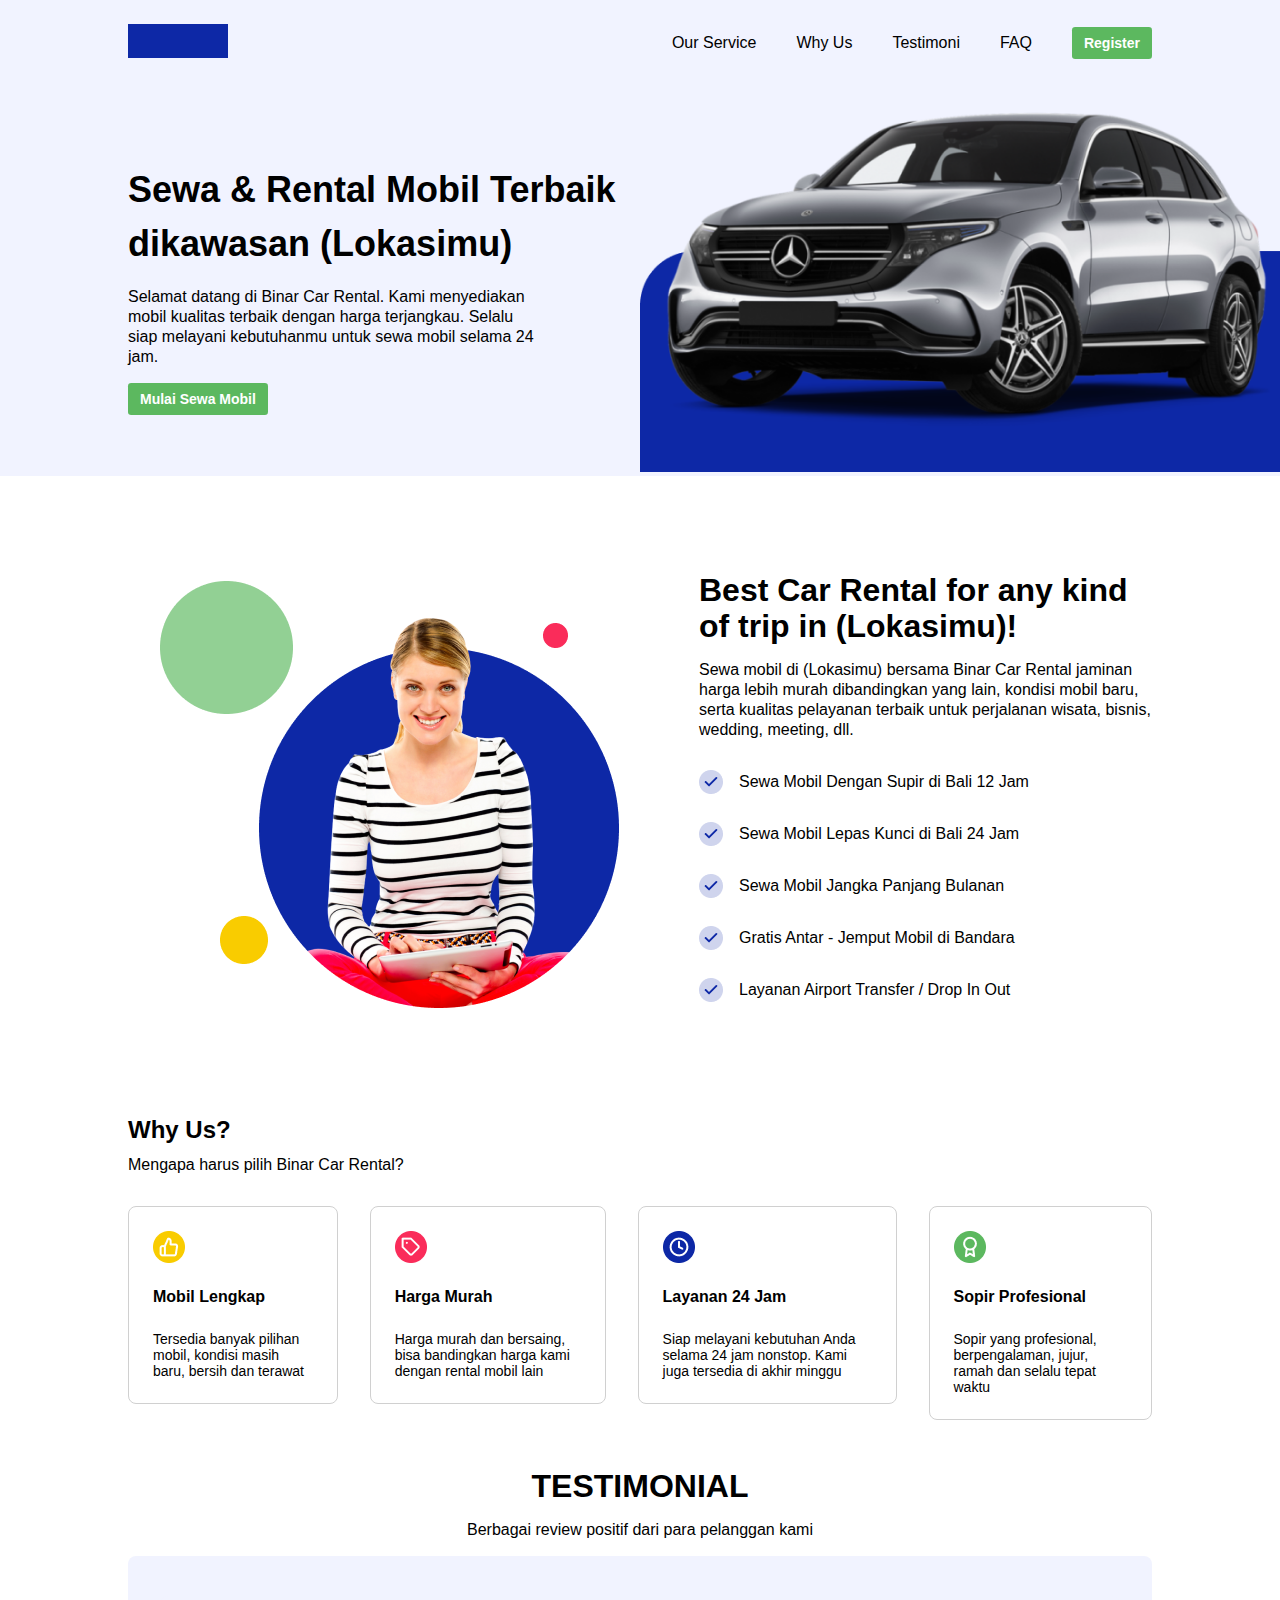
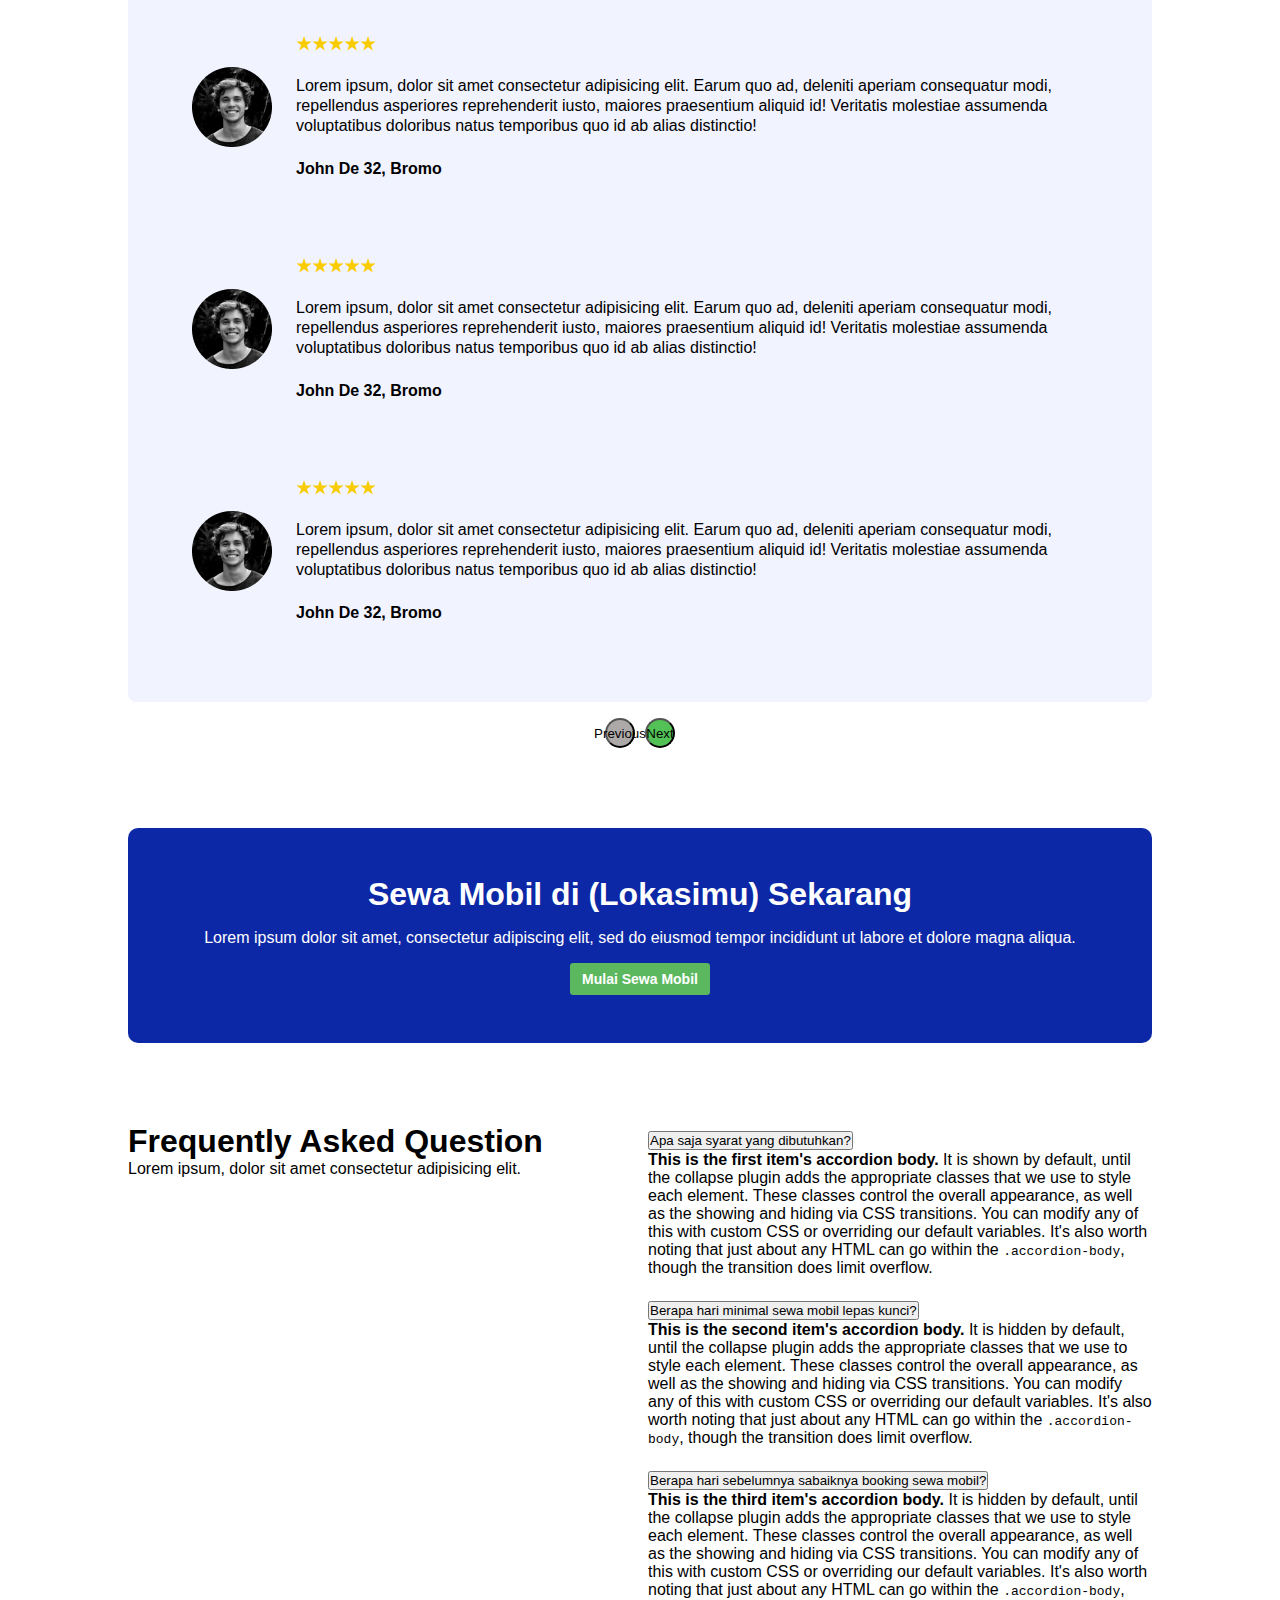
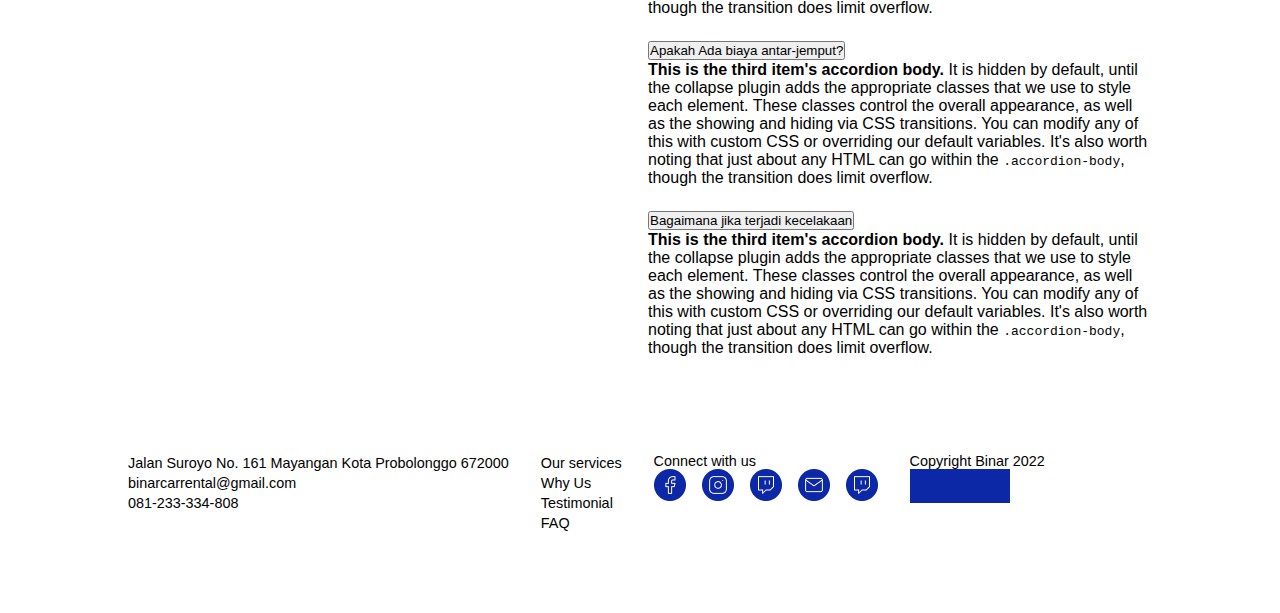
<file: index.html>
<!DOCTYPE html>
<html lang="en">
<head>
    <meta charset="UTF-8">
    <meta name="viewport" content="width=device-width, initial-scale=1.0">
    <title>Document</title>
    <link href="https://cdn.jsdelivr.net/npm/bootstrap@5.0.2/dist/css/bootstrap.min.css" rel="stylesheet" integrity="sha384-EVSTQN3/azprG1Anm3QDgpJLIm9Nao0Yz1ztcQTwFspd3yD65VohhpuuCOmLASjC" crossorigin="anonymous">
    <link rel="stylesheet" href="./style.css">
</head>
<body>
    <header>
        <div class="boxWrap">
            <div class= "navbarMe">
                <div class="logo">
                    <img src="./kotak.png" alt="">
                </div>
                <div class="link">
                    <a href="#">Our Service</a>
                    <a href="#">Why Us</a>
                    <a href="#">Testimoni</a>
                    <a href="#">FAQ</a> 
                    <button class="register">Register</button>
                </div>
            </div>
    
            <div class="blockHeader">
                <div class="sectionKiri">
                    <h1>Sewa & Rental Mobil Terbaik dikawasan (Lokasimu)</h1>
                    <p>Selamat datang di Binar Car Rental. Kami menyediakan mobil kualitas terbaik dengan harga terjangkau. Selalu siap melayani kebutuhanmu untuk sewa mobil selama 24 jam.</p>
                    <button class="mulai">Mulai Sewa Mobil</button>
                </div>
                <div class="sectionKanan">
                    <img src="./img_car.png" alt=""> 
                </div>
            </div>
        </div>
    </header>

    <div class="boxWrap">
        <div class="blockBest">
            <div class="sectionKiriBest">
                <img src="./orang.png" alt=""> 
            </div>
            <div class="sectionKananBest">
                <h1>Best Car Rental for any kind of trip in (Lokasimu)!</h1>
                <p>Sewa mobil di (Lokasimu) bersama Binar Car Rental jaminan harga lebih murah dibandingkan yang lain, kondisi mobil baru, serta kualitas pelayanan terbaik untuk perjalanan wisata, bisnis, wedding, meeting, dll.</p>
                <div class="centang">
                    <div class="centang_item">
                        <img src="./centang.png" alt="">
                        <p>Sewa Mobil Dengan Supir di Bali 12 Jam</p>
                    </div>
                    <div class="centang_item">
                        <img src="./centang.png" alt="">
                        <p>Sewa Mobil Lepas Kunci di Bali 24 Jam</p>
                    </div>
                    <div class="centang_item">
                        <img src="./centang.png" alt="">
                        <p>Sewa Mobil Jangka Panjang Bulanan</p>
                    </div>
                    <div class="centang_item">
                        <img src="./centang.png" alt="">
                        <p>Gratis Antar - Jemput Mobil di Bandara</p>
                    </div>
                    <div class="centang_item">
                        <img src="./centang.png" alt="">
                        <p>Layanan Airport Transfer / Drop In Out</p>
                    </div>
                </div>    
            </div>
        </div>
    </div>
   
    <div class="boxWrap">
        <div class="blockWhyUs">
            <h1>Why Us?</h1>
            <p>Mengapa harus pilih Binar Car Rental?</p>   
            <div class="whyWrap">
                <div class="why_item">
                    <img src="./icon_jempol.png" alt="">
                    <h1>Mobil Lengkap</h1>
                    <p>Tersedia banyak pilihan mobil, kondisi masih baru, bersih dan terawat</p>
                </div>
                <div class="why_item">
                    <img src="./icon_price.png" alt="">
                    <h1>Harga Murah</h1>
                    <p>Harga murah dan bersaing, bisa bandingkan harga kami dengan rental mobil lain</p>
                </div>
                <div class="why_item">
                    <img src="./icon_jam.png" alt="">
                    <h1>Layanan 24 Jam</h1>
                    <p>Siap melayani kebutuhan Anda selama 24 jam nonstop. Kami juga tersedia di akhir minggu</p>
                </div>
                <div class="why_item">
                    <img src="./icon_professional.png" alt="">
                    <h1>Sopir Profesional</h1>
                    <p>Sopir yang profesional, berpengalaman, jujur, ramah dan selalu tepat waktu</p>
                </div>
            </div>
        </div>
    </div> 
    
    <div class="boxWrap">
        <div class="blockTestimonial">
            <h1>TESTIMONIAL</h1>
            <p>Berbagai review positif dari para pelanggan kami</p>
            <div id="carouselExampleIndicators" class="carousel slide" data-bs-ride="carousel">
                <div class="carousel-inner">
                  <div class="carousel-item active">
                    <div class="slide">
                      <div class="gambar">
                          <img src="./buleeee.png" alt="">
                      </div>
                      <div class="text">
                          <img src="./Rate.png" alt="">
                          <p>Lorem ipsum, dolor sit amet consectetur adipisicing elit. Earum quo ad, deleniti aperiam consequatur modi, repellendus asperiores reprehenderit iusto, maiores praesentium aliquid id! Veritatis molestiae assumenda voluptatibus doloribus natus temporibus quo id ab alias distinctio!</p>
                          <div class="john">John De 32, Bromo</div>
                      </div>
                    </div>
                  </div>
                  <div class="carousel-item">
                    <div class="slide">
                      <div class="gambar">
                          <img src="./buleeee.png" alt="">
                      </div>
                      <div class="text">
                          <img src="./Rate.png" alt="">
                          <p>Lorem ipsum, dolor sit amet consectetur adipisicing elit. Earum quo ad, deleniti aperiam consequatur modi, repellendus asperiores reprehenderit iusto, maiores praesentium aliquid id! Veritatis molestiae assumenda voluptatibus doloribus natus temporibus quo id ab alias distinctio!</p>
                          <div class="john">John De 32, Bromo</div>
                      </div>
                    </div>
                  </div>
                  <div class="carousel-item">
                    <div class="slide">
                      <div class="gambar">
                          <img src="./buleeee.png" alt="">
                      </div>
                      <div class="text">
                          <img src="./Rate.png" alt="">
                          <p>Lorem ipsum, dolor sit amet consectetur adipisicing elit. Earum quo ad, deleniti aperiam consequatur modi, repellendus asperiores reprehenderit iusto, maiores praesentium aliquid id! Veritatis molestiae assumenda voluptatibus doloribus natus temporibus quo id ab alias distinctio!</p>
                          <div class="john">John De 32, Bromo</div>
                      </div>
                    </div>
                  </div>
                </div>
            </div>
        </div>
    </div> 
    
    <div class="btnWrap">
      <button class="carousel-control-prev btnPrevKiri " type="button" data-bs-target="#carouselExampleIndicators" data-bs-slide="prev">
        <span class="carousel-control-prev-icon iconKiri" aria-hidden="true"></span>
        <span class="visually-hidden">Previous</span>
      </button>
      <button class="carousel-control-next btnPrevKanan" type="button" data-bs-target="#carouselExampleIndicators" data-bs-slide="next">
        <span class="carousel-control-next-icon iconKanan" aria-hidden="true"></span>
        <span class="visually-hidden">Next</span>
      </button>
    </div>
    <div class="boxWrap">
        <div class="blockSewa">
            <h1>Sewa Mobil di (Lokasimu) Sekarang</h1>
            <p>Lorem ipsum dolor sit amet, consectetur adipiscing elit, sed do eiusmod tempor incididunt ut labore et dolore magna aliqua. </p>
            <button class="mulai2">Mulai Sewa Mobil</button>
        </div>
    </div>

    <div class="boxWrap">
        <div class="blockFaq">
            <div class="textFaq">
                <h1>Frequently Asked Question</h1>
                <p>Lorem ipsum, dolor sit amet consectetur adipisicing elit.</p>
            </div>
            <div class="accordion">
                <div class="accordion" id="accordionPanelsStayOpenExample">
                    <div class="accordion-item accordion">
                      <h2 class="accordion-header" id="panelsStayOpen-headingOne">
                        <button class="accordion-button accordionBtn" type="button" data-bs-toggle="collapse" data-bs-target="#panelsStayOpen-collapseOne" aria-expanded="true" aria-controls="panelsStayOpen-collapseOne">
                            Apa saja syarat yang dibutuhkan?
                        </button>
                      </h2>
                      <div id="panelsStayOpen-collapseOne" class="accordion-collapse collapse show" aria-labelledby="panelsStayOpen-headingOne">
                        <div class="accordion-body">
                          <strong>This is the first item's accordion body.</strong> It is shown by default, until the collapse plugin adds the appropriate classes that we use to style each element. These classes control the overall appearance, as well as the showing and hiding via CSS transitions. You can modify any of this with custom CSS or overriding our default variables. It's also worth noting that just about any HTML can go within the <code>.accordion-body</code>, though the transition does limit overflow.
                        </div>
                      </div>
                    </div>
                    <div class="accordion-item">
                      <h2 class="accordion-header" id="panelsStayOpen-headingTwo">
                        <button class="accordion-button collapsed" type="button" data-bs-toggle="collapse" data-bs-target="#panelsStayOpen-collapseTwo" aria-expanded="false" aria-controls="panelsStayOpen-collapseTwo">
                            Berapa hari minimal sewa mobil lepas kunci?
                        </button>
                      </h2>
                      <div id="panelsStayOpen-collapseTwo" class="accordion-collapse collapse" aria-labelledby="panelsStayOpen-headingTwo">
                        <div class="accordion-body">
                          <strong>This is the second item's accordion body.</strong> It is hidden by default, until the collapse plugin adds the appropriate classes that we use to style each element. These classes control the overall appearance, as well as the showing and hiding via CSS transitions. You can modify any of this with custom CSS or overriding our default variables. It's also worth noting that just about any HTML can go within the <code>.accordion-body</code>, though the transition does limit overflow.
                        </div>
                      </div>
                    </div>
                    <div class="accordion-item">
                      <h2 class="accordion-header" id="panelsStayOpen-headingThree">
                        <button class="accordion-button collapsed" type="button" data-bs-toggle="collapse" data-bs-target="#panelsStayOpen-collapseThree" aria-expanded="false" aria-controls="panelsStayOpen-collapseThree">
                            Berapa hari sebelumnya sabaiknya booking sewa mobil?
                        </button>
                      </h2>
                      <div id="panelsStayOpen-collapseThree" class="accordion-collapse collapse" aria-labelledby="panelsStayOpen-headingThree">
                        <div class="accordion-body">
                          <strong>This is the third item's accordion body.</strong> It is hidden by default, until the collapse plugin adds the appropriate classes that we use to style each element. These classes control the overall appearance, as well as the showing and hiding via CSS transitions. You can modify any of this with custom CSS or overriding our default variables. It's also worth noting that just about any HTML can go within the <code>.accordion-body</code>, though the transition does limit overflow.
                        </div>
                      </div>
                    </div>
                    <div class="accordion-item">
                      <h2 class="accordion-header" id="panelsStayOpen-headingFour">
                        <button class="accordion-button collapsed" type="button" data-bs-toggle="collapse" data-bs-target="#panelsStayOpen-collapseFour" aria-expanded="false" aria-controls="panelsStayOpen-collapseFour">
                            Apakah Ada biaya antar-jemput?
                        </button>
                      </h2>
                      <div id="panelsStayOpen-collapseFour" class="accordion-collapse collapse" aria-labelledby="panelsStayOpen-headingFour">
                        <div class="accordion-body">
                          <strong>This is the third item's accordion body.</strong> It is hidden by default, until the collapse plugin adds the appropriate classes that we use to style each element. These classes control the overall appearance, as well as the showing and hiding via CSS transitions. You can modify any of this with custom CSS or overriding our default variables. It's also worth noting that just about any HTML can go within the <code>.accordion-body</code>, though the transition does limit overflow.
                        </div>
                      </div>
                    </div>
                    <div class="accordion-item">
                      <h2 class="accordion-header" id="panelsStayOpen-headingFive">
                        <button class="accordion-button collapsed" type="button" data-bs-toggle="collapse" data-bs-target="#panelsStayOpen-collapseFive" aria-expanded="false" aria-controls="panelsStayOpen-collapseFive">
                            Bagaimana jika terjadi kecelakaan
                        </button>
                      </h2>
                      <div id="panelsStayOpen-collapseFive" class="accordion-collapse collapse" aria-labelledby="panelsStayOpen-headingFive">
                        <div class="accordion-body">
                          <strong>This is the third item's accordion body.</strong> It is hidden by default, until the collapse plugin adds the appropriate classes that we use to style each element. These classes control the overall appearance, as well as the showing and hiding via CSS transitions. You can modify any of this with custom CSS or overriding our default variables. It's also worth noting that just about any HTML can go within the <code>.accordion-body</code>, though the transition does limit overflow.
                        </div>
                      </div>
                    </div>
                  </div> 
            </div>
        </div>
    </div>

    <div class="boxWrap">
      <div class="blockFooter">
        <div class="alamat">
          <p>Jalan Suroyo No. 161 Mayangan Kota Probolonggo 672000</p>
          <p>binarcarrental@gmail.com</p>
          <p>081-233-334-808</p>
        </div>
        <div class="menu">
          <p>Our services</p>
          <p>Why Us</p>
          <p>Testimonial</p>
          <p>FAQ</p>
        </div>
        <div class="connect">
          <p>Connect with us</p>
          <div class="gambarConnect">
            <div class="facebook">
              <img src="./icon_facebook.png" alt="">
            </div>
            <div class="instagram">
              <img src="./icon_instagram.png" alt="">
            </div>
            <div class="twitter">
              <img src="./icon_twitch.png" alt="">
            </div>
            <div class="mail">
              <img src="./icon_mail.png" alt="">
            </div>
            <div class="twich">
              <img src="./icon_twitch.png" alt="">
            </div>
          </div>
        </div>
        <div class="copyright">
          <p>Copyright Binar 2022</p>
          <div class="gambarKotak">
            <img src="./kotak.png" alt="">
          </div>
        </div>
      </div>
    </div>
    
    <div class="sidebar">
      <nav class="navbar bg-body-tertiary fixed-top">
        <div class="container-fluid">
          <img src="./kotak.png" alt="">
          <button class="navbar-toggler" type="button" data-bs-toggle="offcanvas" data-bs-target="#offcanvasNavbar" aria-controls="offcanvasNavbar" aria-label="Toggle navigation">
            <span class="navbar-toggler-icon icon"></span>
            <img src="./garisss.png" alt="">
          </button>
          <div class="offcanvas offcanvas-end bcrBody" tabindex="-1" id="offcanvasNavbar" aria-labelledby="offcanvasNavbarLabel">
            <div class="offcanvas-header">
              <h5 class="offcanvas-title tittleBcr" id="offcanvasNavbarLabel">BCR</h5>
              <button type="button" class="btn-close" data-bs-dismiss="offcanvas" aria-label="Close"></button>
            </div>
            <div class="offcanvas-body">
              <ul class="navbar-nav justify-content-end flex-grow-1 pe-3">
                <li class="nav-item">
                  <a class="nav-link active navLink" aria-current="page" href="#">Home</a>
                </li>              
                <li class="nav-item">
                  <a class="nav-link active navLink" aria-current="page" href="#">Our Services</a>
                </li>  
                <li class="nav-item">
                  <a class="nav-link active navLink" aria-current="page" href="#">Testimony</a>
                </li> 
                <li class="nav-item">
                  <a class="nav-link active navLink" aria-current="page" href="#">FAQ</a>
                </li>
                <button class="register2">Register</button>
              </form>
            </div>
          </div>
        </div>
      </nav>
    </div>

    <script src="https://cdn.jsdelivr.net/npm/bootstrap@5.0.2/dist/js/bootstrap.bundle.min.js" integrity="sha384-MrcW6ZMFYlzcLA8Nl+NtUVF0sA7MsXsP1UyJoMp4YLEuNSfAP+JcXn/tWtIaxVXM" crossorigin="anonymous"></script> 
</body>
</html>
</file>
<file: style.css>
*{
    margin: 0;
    padding: 0;
}
body{
    /* margin: 0px 3px;
    padding: 0px; */
    font-family: helvetica;
}
.boxWrap{
    max-width: 80%;
    margin: 0 auto;
}
header{
    background: #F1F3FF;
}
.navbarMe{
    
    /* height: 60px; */
    display: flex;
    justify-content: space-between;
    padding: 1.5rem 0;
    gap: 1rem;
    
}


 .link{
    font-size: 16px;
    color: black;
    display: flex;
    gap: 40px;
    justify-content: center;
    align-items: center;
 }
 .link a{
    color: black;
    text-decoration: none; 
    
 }


.blockHeader{
    display: flex;
    align-items: center;
    margin-top: 1rem;
    width: 100%;
    /* display: flex;
    justify-content: space-between; */
    /* width: 100%;
    display: flex;
    padding: 0px 5rem; */
}

.sectionKiri{
    flex: 1;
    width: 100%; 
    /* margin-left: 3rem; */
    /* padding: 3rem 4rem 3rem 0px;  */
} 
.sectionKiri h1{
    color: #000;
    font-size: 2.25rem;
    font-weight: 700;
    line-height: 150%
}
.sectionKiri p{
    color: #000;
    font-size: 1rem;
    font-weight: 300;
    line-height: 1.25rem;
    margin: 1rem 0;
    max-width: 80%;
}
.mulai, .register, .mulai2{
    display: flex;
    padding: 0.5rem 0.75rem;
    justify-content: center;
    align-items: center;
    gap: 0.625rem;
    border-radius: 0.200rem;
    background:  #5CB85F;
    color:  #FFF;
    font-size: 0.875rem;
    font-weight: 700;
    border: none;
    /* font-size: 16px;
    color: rgb(255, 255, 255);
    background-size: cover;
    background-color: rgb(27, 216, 27);
    outline: auto;
    border-radius: 5px;
    padding: 7px 15px;  */
}
.sectionKanan{
    flex: 1;
    max-width: 100%;
    
    /* width: 44rem;
    height: 25.4375rem; */
    /* width: 46.5%; */

    /* position: relative; */
    /* max-width: 100%;
    display: flex;
    justify-content: right; */
    /* position: absolute;
    right: 0; */
    /* width: 100%;
    width: 704px;
    height: 407px;
    display: flex;
    justify-content: end;
    align-items: end;
    margin: 0px;*/ 
}
.sectionKanan img{
    max-width: 125%;
    
}

.blockBest{
    display: flex;
    background-size: auto;
    margin: 6rem 0;
    /* padding: 6rem ; */
    /* padding: 0px 5rem; */
    /* gap: 50px; */
    justify-content: center;
    align-items: center;
}

.sectionKiriBest{
    flex: 1;
    max-width: 100%;
    display: flex;
    justify-content: end;
    align-items: end;
    padding: 0 2rem;
    /* padding: 3rem; */
 
    
}
.sectionKananBest h1{
    color: #000;
    font-size: 2rem;
    font-weight: 700;
    line-height: 2.25rem;
}
.sectionKananBest p{
    color: #000;
    font-size:1rem;
    font-weight: 300;
    line-height: 1.25rem;
    margin: 1rem 0;
}

.sectionKananBest{
    flex: 1;
    max-width: 100%;
    font-size: 14px;
    width: 100%;
    margin-left: 3rem;
    /* padding: 3rem 0; */
    /* padding: 3rem 4rem 3rem 0px; */
    justify-content: start;
    align-items: center;
}

.centang_item{
    display: flex;
    align-items: center;
    gap: 1rem;


    
}
.blockWhyUs h1{
    font-size: 1.5rem;
    font-weight: 700;
    line-height: 2.25rem;
    margin: 0;
}
.blockWhyUs p{
    margin: 0.5rem 0 2rem 0;
}   

.whyWrap{
    display: flex;
    /* width:100% ; */
    justify-content: space-between;
    gap: 2rem;
    /* display: inline-flex; */
    align-items: flex-start;
}

.why_item{
    display: flex;
    padding: 1.5rem;
    flex-direction: column;
    /* align-items: flex-start; */
    text-align: left; 
    gap: 1rem;
    border-radius: 0.5rem;
    border: 1px solid #D0D0D0;
    margin: 0;
    /* flex: 1; */
    /* font-size: 12px;
    outline: auto;
    outline-color: rgb(211, 201, 201);
    width: 15rem;
    height: 10rem;
    border-radius: 5px;
    justify-content: center;
    align-items: center;
    padding: 1rem; */
       
}
.why_item img{
    width: 2rem;
    height: 2rem;
}
.why_item h1{
    color: #000;
    font-size: 1rem;
    font-weight: 700;
    margin: 0;
    /* line-height: 1.5rem;  */
    
}
.why_item p{
    font-size: 14px;
    margin: 0;
    /* width: 13.75rem; */
}
.blockTestimonial{
    font-size: 1rem;
    margin-top: 3rem;
    text-align: center;
    border-radius: 15px;
    
}

.blockTestimonial h1{
    color: #000;
    font-size: 2rem;
    font-weight: 700;
    line-height: 2.25rem;
}  
.gambar {
    display: flex;
    justify-content: center;
    align-items: center;
}
.blockTestimonial p{
    color: #000;
    font-size: 1rem;
    font-weight: 300;
    line-height: 1.25rem;
    margin: 1rem 0;
    /* font-size: 2rem;
    margin: 1rem 0 2.5rem 0; */
}

.john {
    font-weight: 600;
}
.btnWrap{
    /* background-color: red; */
    /* height: 5rem; */
    position: relative;
    display: flex;
    justify-content: center;
    align-items: center;
    gap: 10px;
    margin-top: 1rem;

}
.btnPrevKiri{
    background: rgb(173, 169, 169);
    border-radius: 100%;
    height: 30px !important;
    width: 30px !important;
    position: relative;
    display: flex;
    justify-content: center;
    align-items: center;
    outline:  #080808 !important;
}
.btnPrevKanan{
    background:  #53c256;;
    border-radius: 100%;
    height: 30px !important;
    width: 30px !important;
    position: relative;
    display: flex;
    justify-content: center;
    align-items: center;
}
/* .iconKanan{
    color: rgb(90, 1, 255);
    height: 20px;
    width: 20px;
    position: relative;
    display: flex;
    justify-content: center;
}
.iconKiri{
    color: black !important;
    height: 20px;
    width: 20px;
    position: relative;
    display: flex;
    justify-content: center;
} */
.blockSewa{
    color: white;
    display: flex;
    align-items: center;
    flex-direction: column;
    gap: 1rem;
    background-color: #0D28A6;
    font-size: 16px;
    text-align: center;
    padding: 3rem;
    border-radius: 10px;
    margin-top: 5rem;
} 

.slide{
    display: flex;
    border-radius: 0.5rem;
    background: #F1F3FF ;
    padding: 2.5rem 2rem;
    gap: 1.5rem;
}
.text{
    display: flex;
    flex-direction: column;
    gap: 0.5rem;
    align-items: flex-start;
    text-align: left;
}
.blockFaq{
    margin-top: 5rem;
    display: flex;
    gap: 1rem; 
}


.textFaq, .accordion{
    flex: 1;
}
.accordion-item {
    margin-bottom: 1rem;
}
/* .collapsed{
    grid-template-columns: 1rem;
    background: #0D28A6;
    position: relative;
} */
.blockFooter{
    display: flex;
    gap: 2rem;
    margin-top: 5rem;
    margin-bottom: 5rem;
    font-size: 0.9rem;
    
}
.alamat{
    font-weight: 200;
    line-height: 1.25rem;
    gap: 1rem;
}
.menu{
    font-weight: 200;
    line-height: 1.25rem; 
    gap: 1rem;
}
.gambarConnect{
    display: inline-flex;
    align-items: flex-start;
    gap: 1rem;
}
.navbar{
    display: none;
    background: #F1F3FF;
}
.register2{
    width: 5rem;
    height: 2.25rem;
    padding: 0.5rem 0.75rem;
    display: flex;
    justify-content: center;
    align-items: center;
    gap: 0.625rem;
    border-radius: 0.200rem;
    background:  #5CB85F;
    color:  #FFF;
    font-size: 0.875rem;
    font-weight: 700;
    border: none;
}

.nav-item{
    gap: 1rem;
}
.navLink{
    color: #000;
    
}
.tittleBcr h5{
    font-size: 0.875rem;
    font-weight: 900;
    line-height: 1.25rem;
}

.bcrBody{
    width: 50% !important;
}
@media screen and (max-width: 360px){
    .navbar{
       display: flex;
    }
}
@media screen and (max-width: 360px){
    .body{
       display: flex;
       justify-content: center;
    }
}
@media screen and (max-width: 360px){
    .navbarMe{
        display: none;
    }
}
@media screen and (max-width: 360px){
    .blockHeader{
        flex-direction: column;
        background: #F1F3FF;
        max-width: 100%;
        
    }
}
@media screen and (max-width: 360px){
    .sectionKanan img{
        flex-direction: column;
        background: #F1F3FF;
        max-width: 112%;
        margin-top: 2rem;
    }
}
@media screen and (max-width: 360px){
    .blockBest{
        flex-direction: column;
        display: flex;
        margin: 2rem 0;
    }
}
@media screen and (max-width: 360px){
    .sectionKiriBest img{
        display: flex;
        justify-content: center;
        max-width: 100%;
        display: flex;
        justify-content: end;
        align-items: end;
        
    }
}
@media screen and (max-width: 360px){
    .sectionKananBest h1{
        color: #000;
        font-size: 1.3rem;
        font-weight: 770;
        line-height: 2.25rem;
        margin-top: 1rem;
        margin-bottom: 0;
        max-width: 100%;
        display: flex;
        justify-content: flex-start;
        align-items: start;
        
    }
}
@media screen and (max-width: 360px){
    .blockWhyUs{
        flex-direction: column;
        display: flex;
        align-items: center;
    }
}
@media screen and (max-width: 360px){
    .whyWrap{
        display: flex;
        justify-content: center;
        flex-direction: column;
        
    }
}
@media screen and (max-width: 360px){
    .blockTestimonial{
        display: flex;
        justify-content: center;
        flex-direction: column;
        /* scale: 0.5px; */
        width: 100%;
    }
}
@media screen and (max-width: 360px){
    .slide{
        display: flex;
        justify-content: center;
        flex-direction: column;
        width: 100%;

    }
    .text img{
        
        align-self: center;
    }
    .blockFaq{
        flex-direction: column;
        width: 100%;
    }
    .blockFooter{
        flex-direction: column;
        display: flex;
        justify-content: center !important;
    }
}
</file>
